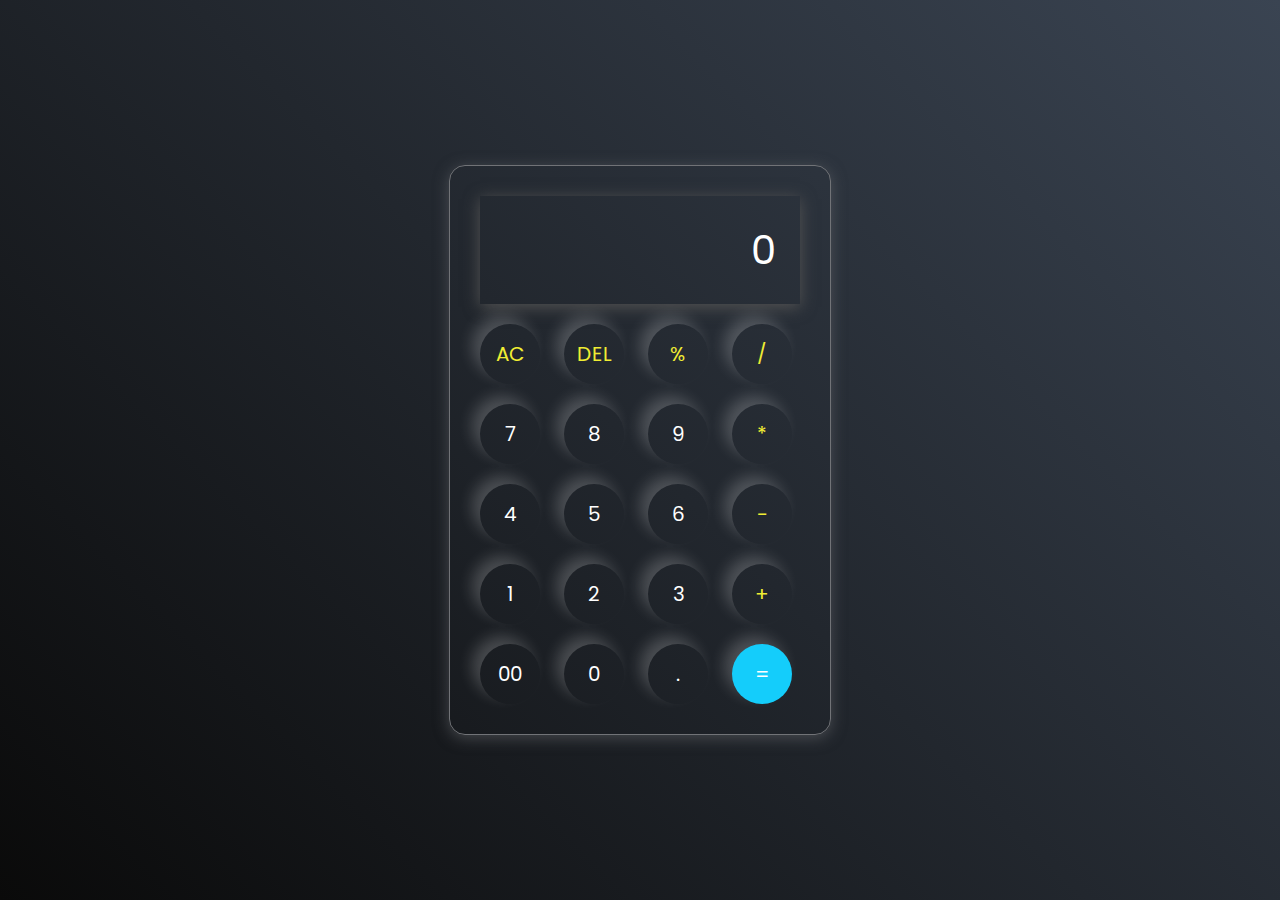
<file: Calculator/index.html>
<!DOCTYPE html>
<html lang="en">
<head>
    <link rel="stylesheet" href="style.css">
    <title>Calculator</title>
    <link rel="icon" href="img.calculator.jpg">
</head>
<body>
    <div class="calculator">
        <input type="text" placeholder="0" id="inputbox">
        <div>
            <button class="operator">AC</button>
            <button class="operator">DEL</button>
            <button class="operator">%</button>
            <button class="operator">/</button>
        </div>
        <div>
            <button>7</button>
            <button>8</button>
            <button>9</button>
            <button class="operator">*</button>
        </div>
        <div>
            <button>4</button>
            <button>5</button>
            <button>6</button>
            <button class="operator">-</button>
        </div>
        <div>
            <button>1</button>
            <button>2</button>
            <button>3</button>
            <button class="operator">+</button>
        </div>
        <div>
            <button>00</button>
            <button>0</button>
            <button>.</button>
            <button class="equal">=</button>
        </div>
    </div>

    <script src="script.js"></script>
</body>
</html>
</file>
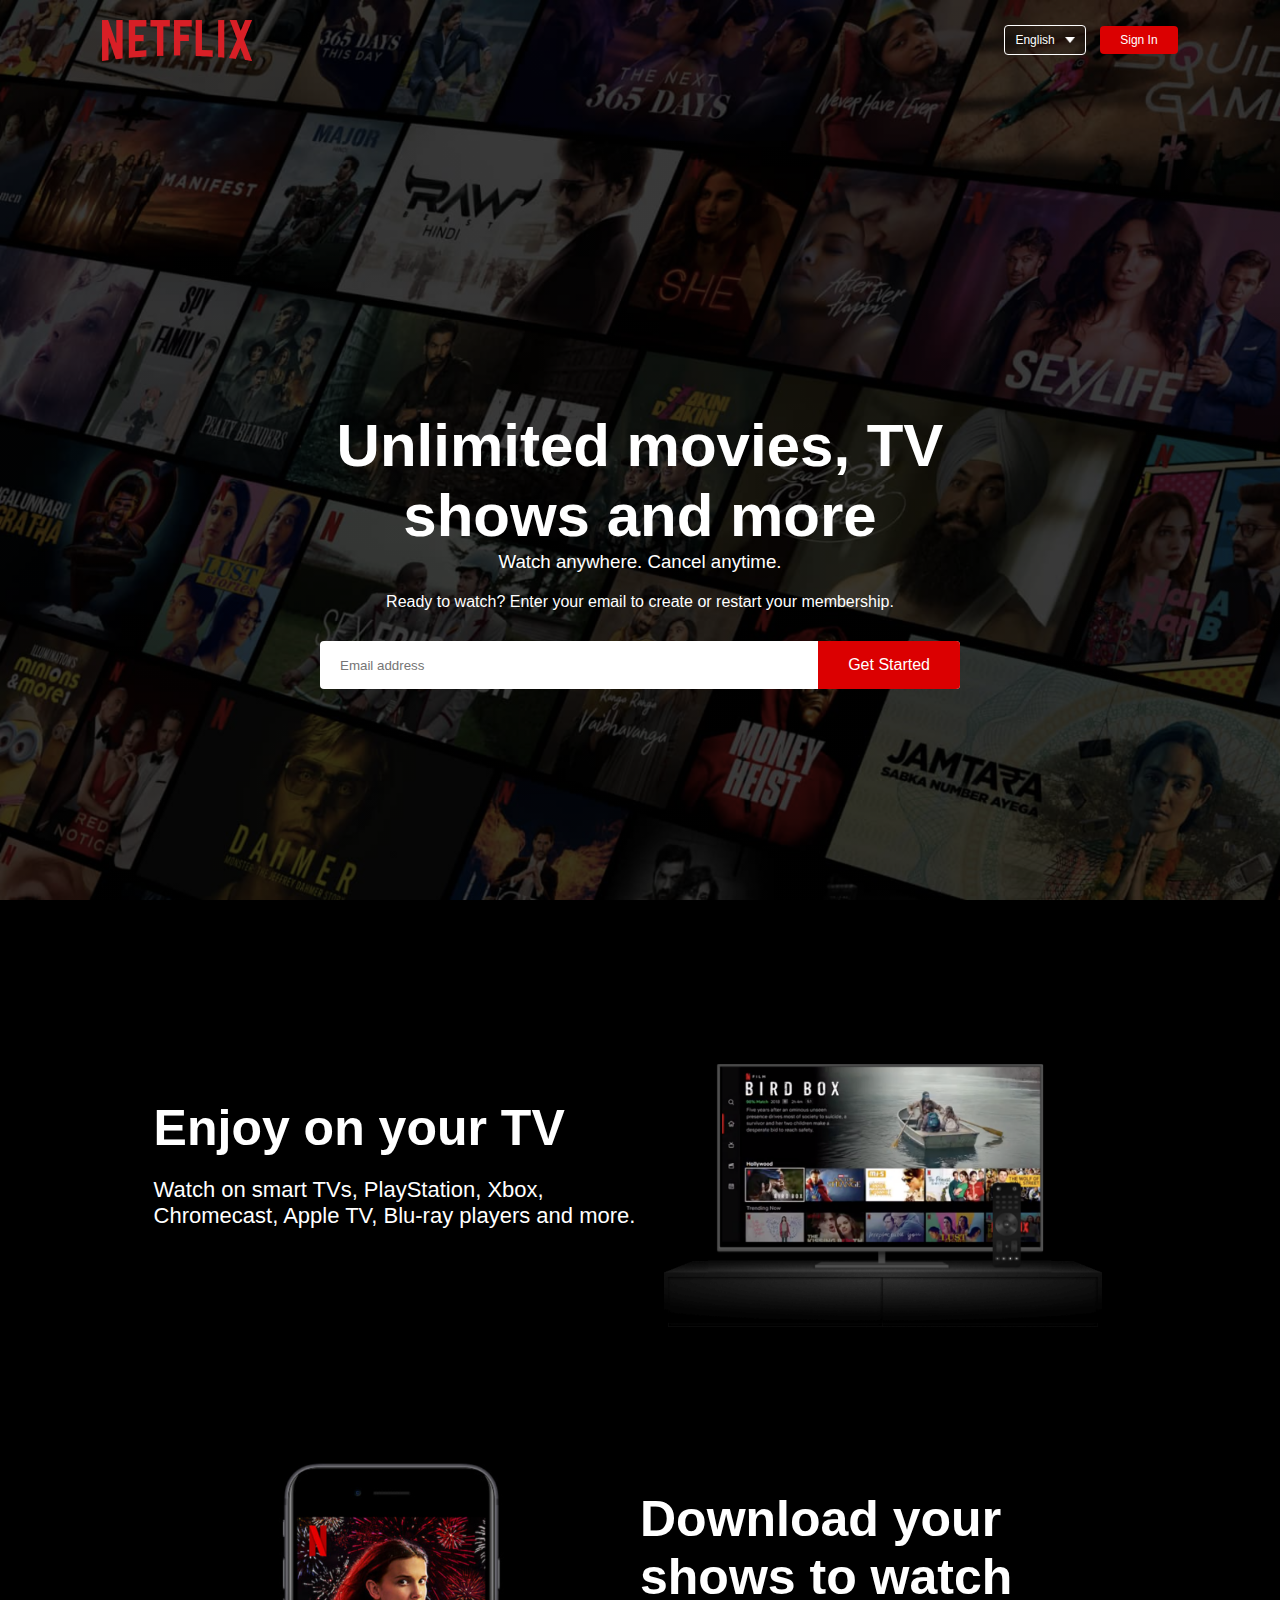
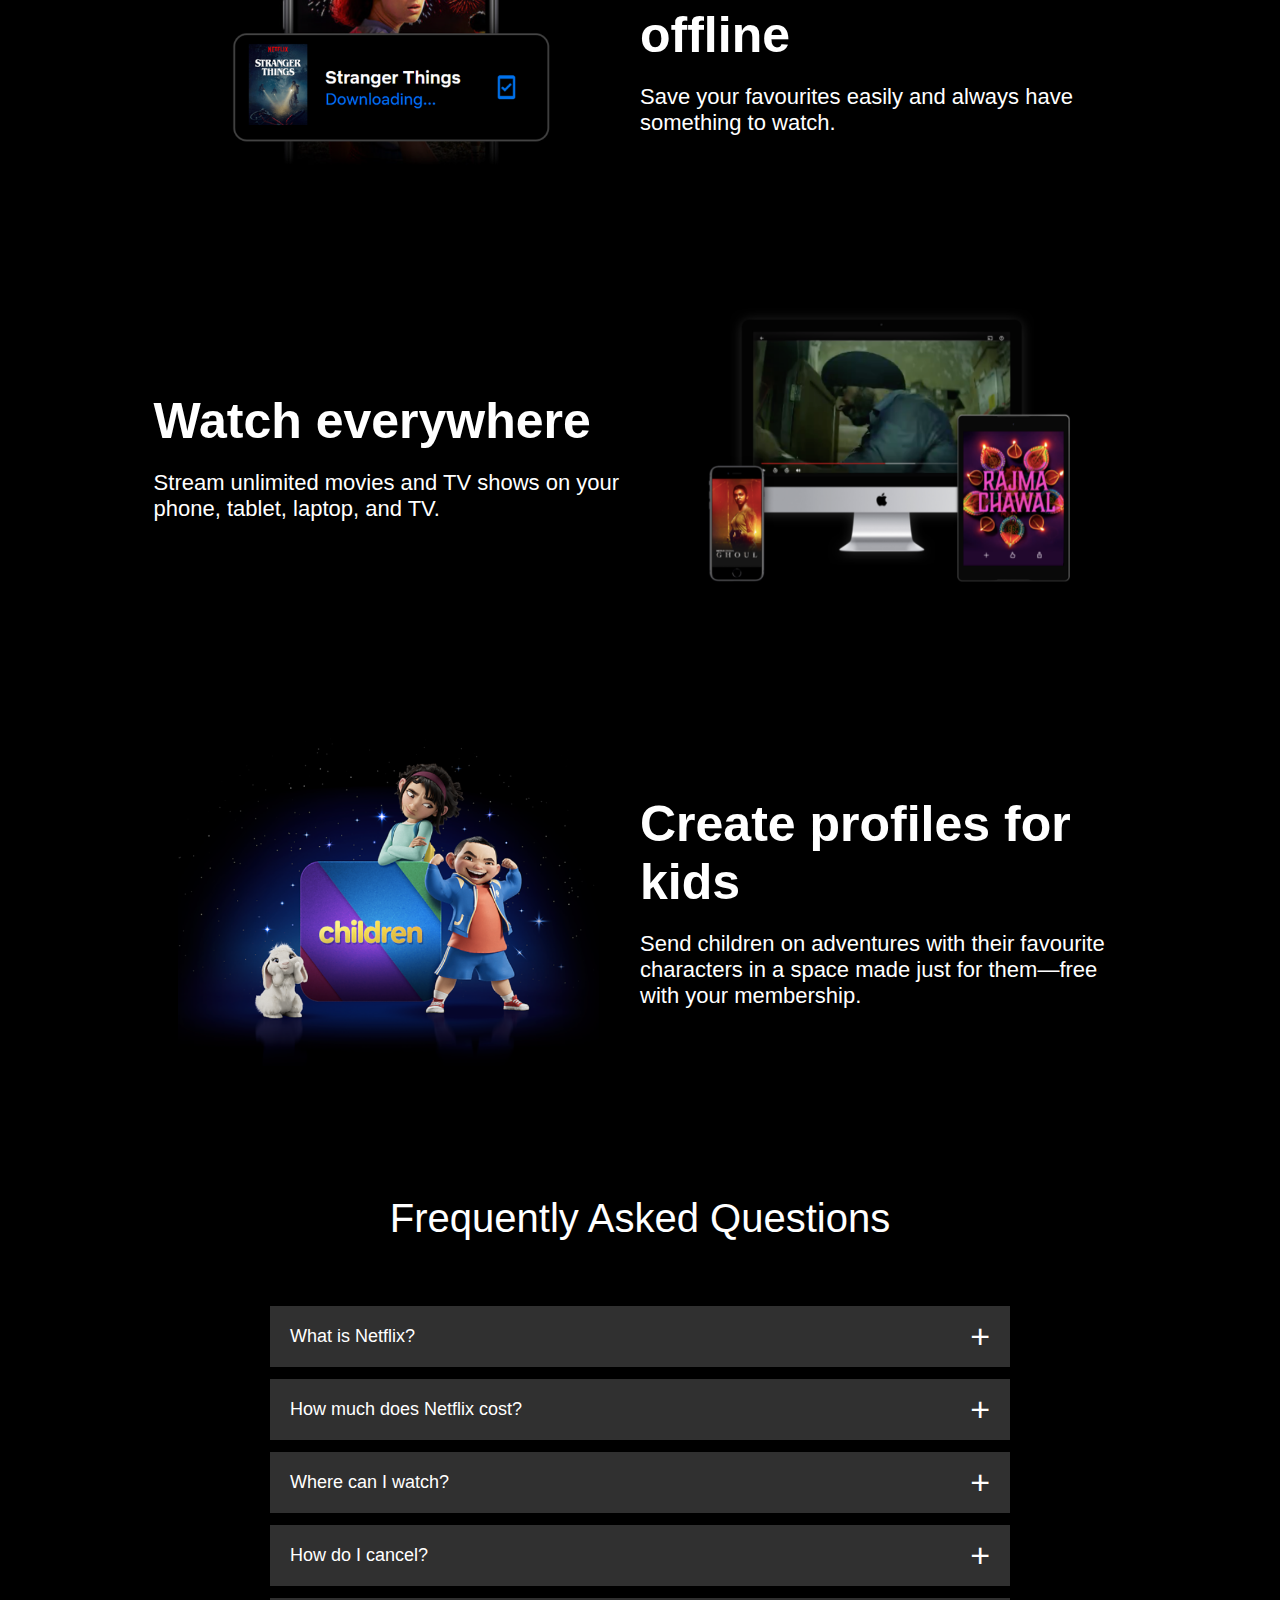
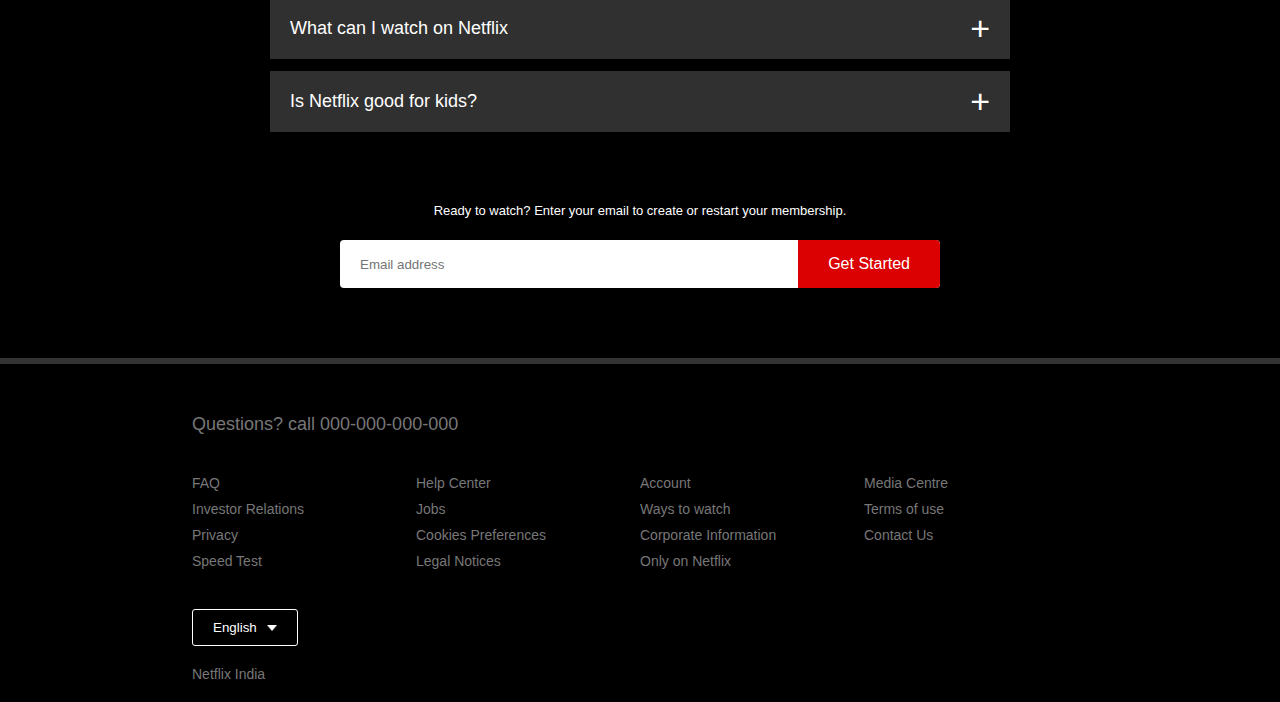
<file: LandingPage/index.html>
<!DOCTYPE html>
<html lang="en">
<head>
    <title>Netflix Landing Page</title>
    <link rel="stylesheet" href="style.css">
    <link rel="icon" href="img/Netflix.png">
</head>
<body>
    <div class="header">
        <nav>
            <img src="img/logo.png" class="logo">
            <div>
                <button class="language-btn">English <img src="img/down-icon.png"></button>
                <button>Sign In</button>
            </div>
        </nav>
        <div class="header-content">
            <h1>Unlimited movies, TV shows and more</h1>
            <h3>Watch anywhere. Cancel anytime.</h3>
            <p>Ready to watch? Enter your email to create or restart your membership.</p>
            <form class="email-signup">
                <input type="email" placeholder="Email address" required>
                <button type="submit">Get Started</button>
            </form>

        </div>
    </div>

    <div class="features">
        <div class="row">
            <div class="text-col">
                <h2>Enjoy on your TV</h2>
                <p>Watch on smart TVs, PlayStation, Xbox, Chromecast, Apple TV, Blu-ray players and more.</p>
            </div>
            <div class="img-col">
                <img src="img/feature-1.png">
            </div>
        </div>
        <div class="row">
            <div class="img-col">
                <img src="img/feature-2.png">
            </div>
            <div class="text-col">
                <h2>Download your shows to watch offline</h2>
                <p>Save your favourites easily and always have something to watch.</p>
            </div>
        </div>
        <div class="row">
            <div class="text-col">
                <h2>Watch everywhere</h2>
                <p>Stream unlimited movies and TV shows on your phone, tablet, laptop, and TV.</p>
            </div>
            <div class="img-col">
                <img src="img/feature-3.png">
            </div>
        </div>
        <div class="row">
            <div class="img-col">
                <img src="img/feature-4.png">
            </div>
            <div class="text-col">
                <h2>Create profiles for kids</h2>
                <p>Send children on adventures with their favourite characters in a space made just for them—free with your membership.</p>
            </div>
        </div>
    </div>

    <div class="faq">
        <h2>Frequently Asked Questions</h2>
        <ul class="accordion">
            <li>
                <input type="radio" name="accordion" id="first">
                <label for="first">What is Netflix?</label>
                <div class="content">
                    <p>Netflix is a streaming service that offers a wide variety of award-winning TV shows, movies, anime, documentaries and more – on thousands of internet-connected devices.

                        You can watch as much as you want, whenever you want, without a single ad – all for one low monthly price. There's always something new to discover, and new TV shows and movies are added every week!</p>
                </div>
            </li>
            <li>
                <input type="radio" name="accordion" id="second">
                <label for="second">How much does Netflix cost?</label>
                <div class="content">
                    <p>Watch Netflix on your smartphone, tablet, Smart TV, laptop, or streaming device, all for one fixed monthly fee. Plans range from ₹149 to ₹649 a month. No extra costs, no contracts.</p>
                </div>
            </li>
            <li>
                <input type="radio" name="accordion" id="third">
                <label for="third">Where can I watch?</label>
                <div class="content">
                    <p>Watch anywhere, anytime. Sign in with your Netflix account to watch instantly on the web at netflix.com from your personal computer or on any internet-connected device that offers the Netflix app, including smart TVs, smartphones, tablets, streaming media players and game consoles.

                        You can also download your favourite shows with the iOS, Android, or Windows 10 app. Use downloads to watch while you're on the go and without an internet connection. Take Netflix with you anywhere.</p>
                </div>
            </li>
            <li>
                <input type="radio" name="accordion" id="fourth">
                <label for="fourth">How do I cancel?</label>
                <div class="content">
                    <p>Netflix is flexible. There are no annoying contracts and no commitments. You can easily cancel your account online in two clicks. There are no cancellation fees – start or stop your account anytime.</p>
                </div>
            </li>
            <li>
                <input type="radio" name="accordion" id="fifth">
                <label for="fifth">What can I watch on Netflix</label>
                <div class="content">
                    <p>Netflix has an extensive library of feature films, documentaries, TV shows, anime, award-winning Netflix originals, and more. Watch as much as you want, anytime you want.</p>
                </div>
            </li>
            <li>
                <input type="radio" name="accordion" id="sixth">
                <label for="sixth">Is Netflix good for kids?</label>
                <div class="content">
                    <p>The Netflix Kids experience is included in your membership to give parents control while kids enjoy family-friendly TV shows and films in their own space.

                        Kids profiles come with PIN-protected parental controls that let you restrict the maturity rating of content kids can watch and block specific titles you don’t want kids to see.</p>
                </div>
            </li>
        </ul>
        <small>Ready to watch? Enter your email to create or restart your membership.</small>
        <form class="email-signup">
            <input type="email" placeholder="Email address" required>
            <button type="submit">Get Started</button>
        </form>
    </div>
    <div class="footer">
        <h2>Questions? call 000-000-000-000</h2>

        <div class="row">
            <div class="col">
                <a href="a">FAQ</a>
                <a href="a">Investor Relations</a>
                <a href="a">Privacy</a>
                <a href="a">Speed Test</a>
            </div>
            <div class="col">
                <a href="a">Help Center</a>
                <a href="a">Jobs</a>
                <a href="a">Cookies Preferences</a>
                <a href="a">Legal Notices</a>
            </div>
            <div class="col">
                <a href="a">Account</a>
                <a href="a">Ways to watch</a>
                <a href="a">Corporate Information</a>
                <a href="a">Only on Netflix</a>
            </div>
            <div class="col">
                <a href="a">Media Centre</a>
                <a href="a">Terms of use</a>
                <a href="a">Contact Us</a>
            </div>
        </div>
        <button class="language-btn">English <img src="img/down-icon.png"></button>
        <p class="copyright-txt">Netflix India</p>
    </div>
</body>
</html>
</file>
<file: Calculator/style.css>
@import url('https://fonts.googleapis.com/css2?family=Poppins:wght@500&display=swap');

*{
    margin: 0;
    padding: 0;
    box-sizing: border-box;
    font-family: "poppins", sans-serif;
}

body{
    width: 100%;
    height: 100vh;
    display: flex;
    justify-content: center;
    align-items: center;
    background: linear-gradient(45deg,#0a0a0a,#3a4452);
}

.calculator{
    border: 1px solid #717377;
    padding: 20px;
    border-radius: 16px;
    background: transparent;
    box-shadow: 0px 3px 15px rgba(113, 115, 119, 0.5);
}

input{
    width: 320px;
    border: none;
    padding: 24px;
    margin: 10px;
    background: transparent;
    box-shadow: 0px 3px 15px rgba(84, 84, 84, 1.1);
    font-size: 40px;
    text-align: right;
    cursor: pointer;
    color: #ffffff;
}

input::placeholder{
    color: #ffffff;
}

button{
    border: none;
    width: 60px;
    height: 60px;
    margin: 10px;
    border-radius: 50%;
    background: transparent;
    color: #ffffff;
    font-size: 20px;
    box-shadow: -8px -8px 15px rgba(255, 255, 255, 0.2);
    cursor: pointer;
}

.equal{
    background-color: #14cdfb;
}

.operator{
    color: #f0ed33;
}
</file>
<file: LandingPage/style.css>
*{
    margin: 0;
    padding: 0;
    font-family: 'Poppins', sans-serif;
    box-sizing: border-box;
}
body{
    background: #000;
    color: #fff;
}
.header{
    width: 100%;
    height: 100vh;
    background-image: linear-gradient(rgba(0,0,0,0.7),rgba(0,0,0,0.7)), url(img/header-image.png);
    background-size: cover;
    background-position: center;
    padding: 10px 8%;
    position: relative;
}

nav{
    display: flex;
    align-items: center;
    justify-content: space-between;
    padding: 10px 0;
}

.logo{
    width: 150px;
    cursor: pointer;
}
nav button{
    border: 0;
    outline: 0;
    background: #db0001;
    color: #fff;
    padding: 7px 20px;
    font-size: 12px;
    border-radius: 4px;
    margin-left: 10px;
    cursor: pointer;
}

.language-btn{
    display: inline-flex;
    align-items: center;
    background: transparent;
    border: 1px solid #fff;
    padding: 7px 10px;
}
.language-btn img{
    width: 10px;
    margin-left: 10px;

}

.header-content{
    position: absolute;
    top: 50%;
    left: 50%;
    transform: translate(-50%,-50%);
    text-align: center;
    margin-top: 100px;
}

.header-content h1{
    font-size: 60px;
    line-height: 70px;
    font-weight: 600;
    max-width: 650px;
}
.header-content h3{
    font-weight: 400;
    margin-bottom: 20px;
}

.email-signup{
    background: #fff;
    border-radius: 4px;
    display: flex;
    align-items: center;
    margin-top: 30px;
    overflow: hidden;
}

.email-signup input{
    flex: 1;
    border: 0;
    outline: 0;
    margin-left: 20px;
}
.email-signup button{
    background: #db0001;
    border: 0;
    outline: 0;
    color: #fff;
    font-size: 16px;
    cursor: pointer;
    padding: 15px 30px;
}

/*----------------features-----------------*/

.features{
    padding: 50px 12%;
    font-size: 22px;
}
.row{
    display: flex;
    width: 100%;
    align-items: center;
    flex-wrap: wrap;
    padding: 50px 0;
}

.text-col{
    flex-basis: 50%;
    margin-bottom: 20px;
}
.img-col{
    flex-basis: 50%;
    margin-bottom: 20px;
}
.img-col img{
    display: block;
    width: 90%;
    margin: auto;
}
.features h2{
    font-size: 50px;
    font-weight: 600;
    margin-bottom: 20px;
}

/*---------------------faq-------------------*/
.faq{
    padding: 10px 12%;
    text-align: center;
    font-size: 18px;
}
.faq h2{
    font-weight: 500;
    font-size: 40px;
}

.accordion{
    margin: 60px auto;
    width: 100%;
    max-width: 750px;
}
.accordion li{
    list-style: none;
    width: 100%;
    padding: 5px;
}
.accordion li label{
    display: flex;
    align-items: center;
    padding: 20px;
    font-size: 18px;
    font-weight: 500;
    background: #303030;
    margin-bottom: 2px;
    cursor: pointer;
    position: relative;
}
label::after{
    content: '+';
    font-size: 34px;
    position: absolute;
    right: 20px;
    transition: transform 0.5s;
}
input[type="radio"]{
    display: none;
}
.accordion .content{
    background: #303030;
    text-align: left;
    padding: 0 20px;
    max-height: 0;
    overflow: hidden;
    transition: max-height 0.5s, padding 0.5s;
}
.accordion input[type="radio"]:checked + label + .content{
    max-height: 600px;
    padding: 30px 20px;
}
.accordion input[type="radio"]:checked + label::after{
    transform: rotate(135deg);
}
.faq .email-signup{
    max-width: 600px;
    margin: 20px auto 60px;
}
.faq small{
    font-size: 13px;
}

/*---------------------footer-------------------*/
.footer{
    padding: 50px 15% 10px;
    border-top: 6px solid #333;
    color: #777;
}
.footer h2{
    font-size: 18px;
    font-weight: 400;
    margin-bottom: 30px;
}
.footer .col{
    flex-basis: 25%;
    flex-grow: 1;
    margin-bottom: 20px;
}
.footer .col a{
    display: block;
    text-decoration: none;
    color: #777;
    font-size: 14px;
    margin-bottom: 10px;
}
.footer .row{
    align-items: flex-start;
    padding: 10px 0;
}
.footer .language-btn{
    color:#fff;
    padding: 10px 20px;
    border-radius: 3px;
}
.copyright-txt{
    font-size: 14px;
    margin-top: 20px;
    margin-bottom: 10px;
}

/*-------------------media-queries-for-small-screen--------------------*/
@media only screen and (max-width: 600px){
    .logo{
        width: 100px;
    }
    nav button{
        padding: 5px 10px;
    }
    nav .language-btn{
        padding: 4px 8px;
    }
    .header-content{
        position: unset;
        transform: none;
        padding-top: 150px;
    }
    .header-content h1{
        font-size: 30px;
    }
    .email-signup button{
        font-size: 12px;
        padding: 10px 15px;
    }
    .text-col, .img-col{
        flex-basis: 100%;
    }
    .features h2{
        font-size: 30px;
    }
    .features p{
        font-size: 15px;
    }
    .row:nth-child(2), .row:nth-child(4){
        flex-direction: column-reverse;
    }
    .features .row{
        padding: 10px 0;
    }
    .faq h2{
        font-size: 20px;
    }
    .accordion .content{
        font-size: 14px;
    }
    .accordion li label{
        padding: 10px;
        font-size: 14px;
    }
    label::after{
        font-size: 22px;
    }
}
</file>
